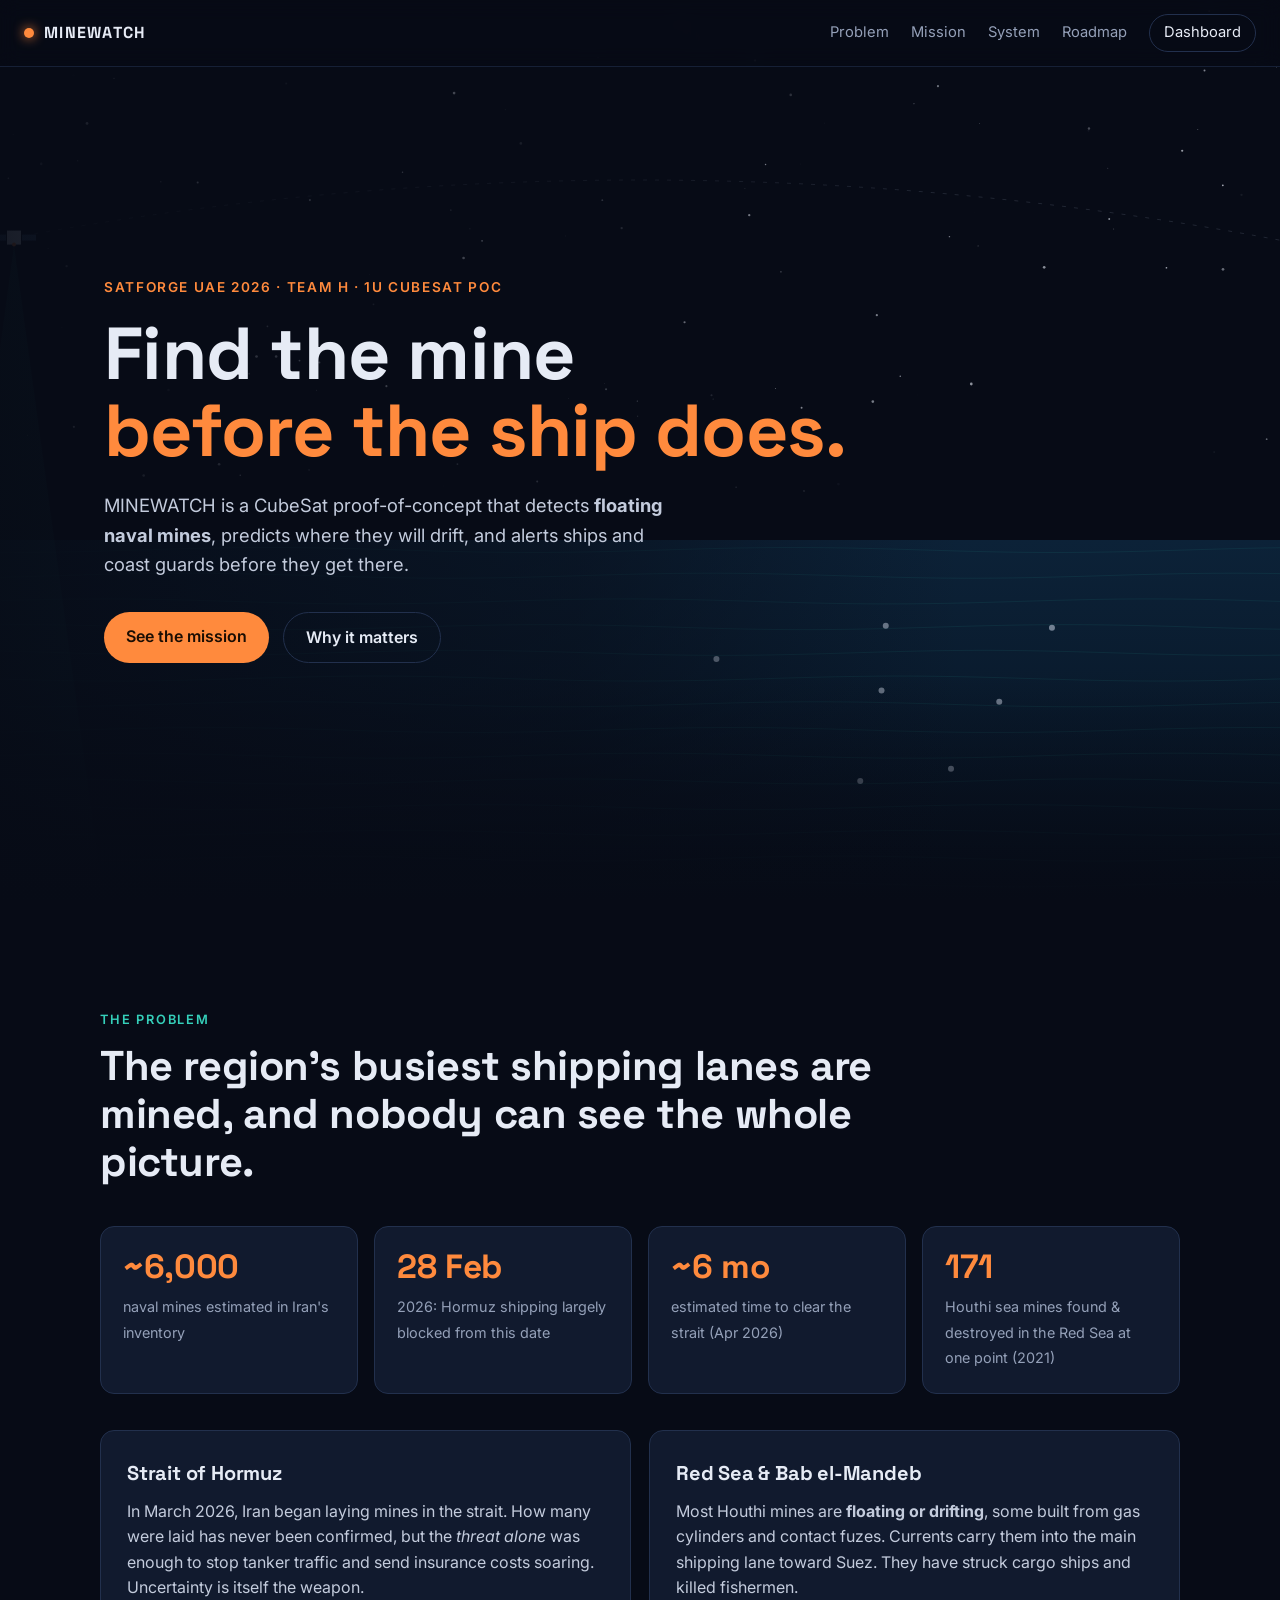
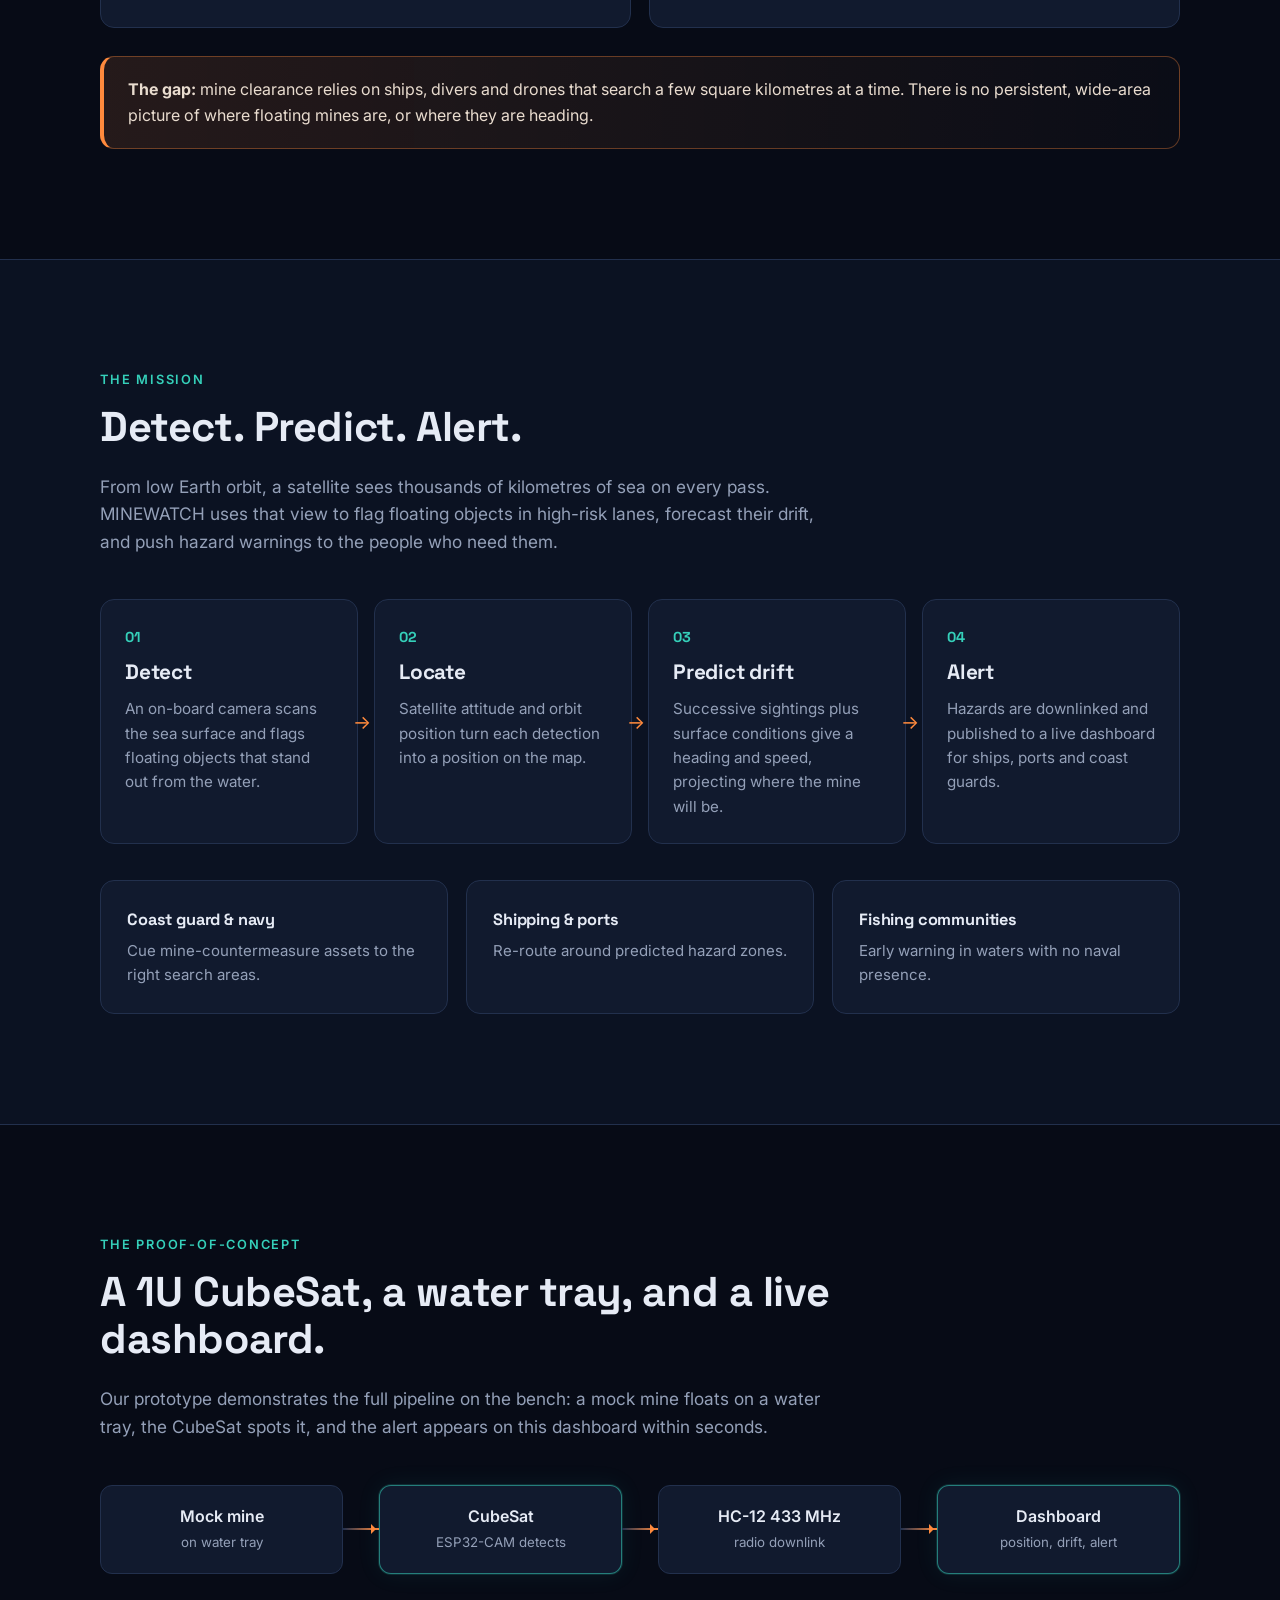
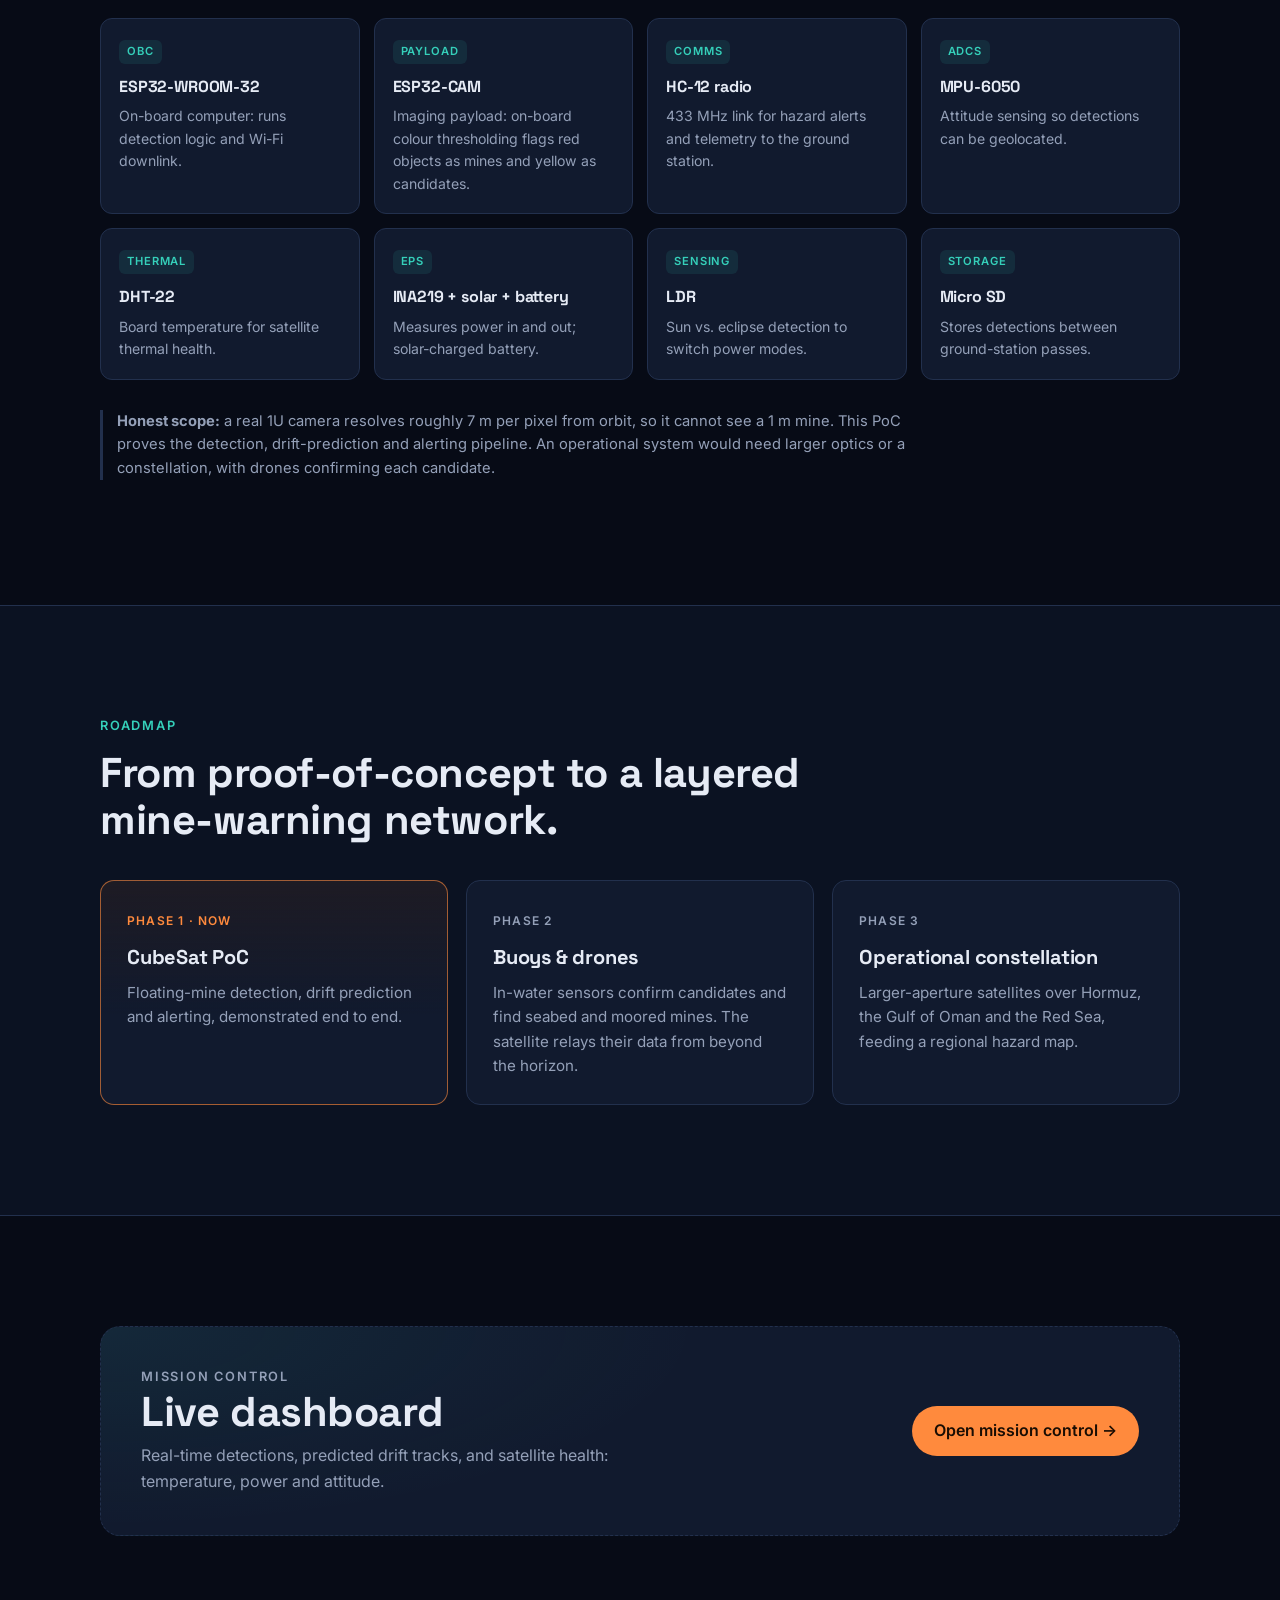
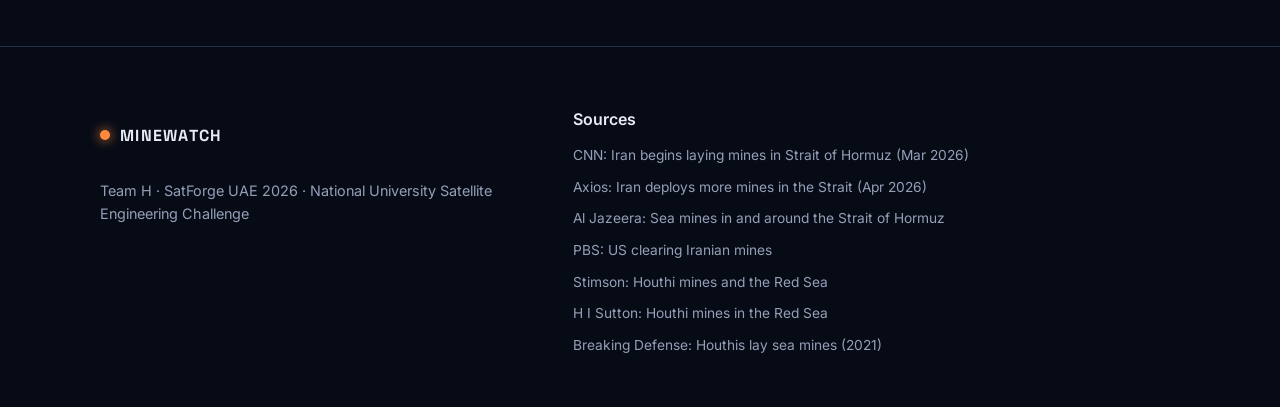
<file: index.html>
<!doctype html>
<html lang="en">
<head>
  <meta charset="utf-8">
  <meta name="viewport" content="width=device-width, initial-scale=1">
  <title>MINEWATCH · Team H · SatForge 2026</title>
  <meta name="description" content="A 1U CubeSat proof-of-concept for wide-area detection, drift prediction and alerting of floating naval mines in the Gulf and Red Sea.">
  <link rel="preconnect" href="https://fonts.googleapis.com">
  <link rel="preconnect" href="https://fonts.gstatic.com" crossorigin>
  <link href="https://fonts.googleapis.com/css2?family=Space+Grotesk:wght@500;600;700&family=Inter:wght@400;500;600&display=swap" rel="stylesheet">
  <link rel="stylesheet" href="styles.css">
</head>
<body>
  <header class="nav">
    <a class="brand" href="#top"><span class="brand-dot"></span>MINEWATCH</a>
    <nav>
      <a href="#problem">Problem</a>
      <a href="#mission">Mission</a>
      <a href="#system">System</a>
      <a href="#roadmap">Roadmap</a>
      <a class="nav-cta" href="dashboard.html">Dashboard</a>
    </nav>
  </header>

  <main id="top">
    <!-- HERO -->
    <section class="hero">
      <canvas id="hero-canvas" aria-hidden="true"></canvas>
      <div class="hero-content">
        <p class="eyebrow">SatForge UAE 2026 · Team H · 1U CubeSat PoC</p>
        <h1>Find the mine<br><span class="accent">before the ship does.</span></h1>
        <p class="lede">
          MINEWATCH is a CubeSat proof-of-concept that detects <strong>floating naval mines</strong>,
          predicts where they will drift, and alerts ships and coast guards before they get there.
        </p>
        <div class="hero-actions">
          <a class="btn primary" href="#mission">See the mission</a>
          <a class="btn ghost" href="#problem">Why it matters</a>
        </div>
      </div>
    </section>

    <!-- PROBLEM -->
    <section id="problem" class="section">
      <div class="container">
        <p class="kicker">The problem</p>
        <h2>The region's busiest shipping lanes are mined, and nobody can see the whole picture.</h2>

        <div class="stats">
          <div class="stat">
            <span class="stat-num" data-count="6000">~6,000</span>
            <span class="stat-label">naval mines estimated in Iran's inventory</span>
          </div>
          <div class="stat">
            <span class="stat-num">28 Feb</span>
            <span class="stat-label">2026: Hormuz shipping largely blocked from this date</span>
          </div>
          <div class="stat">
            <span class="stat-num">~6 mo</span>
            <span class="stat-label">estimated time to clear the strait (Apr 2026)</span>
          </div>
          <div class="stat">
            <span class="stat-num" data-count="171">171</span>
            <span class="stat-label">Houthi sea mines found &amp; destroyed in the Red Sea at one point (2021)</span>
          </div>
        </div>

        <div class="cards two">
          <article class="card">
            <h3>Strait of Hormuz</h3>
            <p>
              In March 2026, Iran began laying mines in the strait. How many were laid has never been
              confirmed, but the <em>threat alone</em> was enough to stop tanker traffic and send
              insurance costs soaring. Uncertainty is itself the weapon.
            </p>
          </article>
          <article class="card">
            <h3>Red Sea &amp; Bab el-Mandeb</h3>
            <p>
              Most Houthi mines are <strong>floating or drifting</strong>, some built from gas cylinders
              and contact fuzes. Currents carry them into the main shipping lane toward Suez. They have
              struck cargo ships and killed fishermen.
            </p>
          </article>
        </div>

        <div class="callout">
          <strong>The gap:</strong> mine clearance relies on ships, divers and drones that search a few
          square kilometres at a time. There is no persistent, wide-area picture of where floating
          mines are, or where they are heading.
        </div>
      </div>
    </section>

    <!-- MISSION -->
    <section id="mission" class="section alt">
      <div class="container">
        <p class="kicker">The mission</p>
        <h2>Detect. Predict. Alert.</h2>
        <p class="section-lede">
          From low Earth orbit, a satellite sees thousands of kilometres of sea on every pass. MINEWATCH
          uses that view to flag floating objects in high-risk lanes, forecast their drift, and push
          hazard warnings to the people who need them.
        </p>

        <ol class="pipeline">
          <li>
            <span class="step-num">01</span>
            <h3>Detect</h3>
            <p>An on-board camera scans the sea surface and flags floating objects that stand out from the water.</p>
          </li>
          <li>
            <span class="step-num">02</span>
            <h3>Locate</h3>
            <p>Satellite attitude and orbit position turn each detection into a position on the map.</p>
          </li>
          <li>
            <span class="step-num">03</span>
            <h3>Predict drift</h3>
            <p>Successive sightings plus surface conditions give a heading and speed, projecting where the mine will be.</p>
          </li>
          <li>
            <span class="step-num">04</span>
            <h3>Alert</h3>
            <p>Hazards are downlinked and published to a live dashboard for ships, ports and coast guards.</p>
          </li>
        </ol>

        <div class="cards three users">
          <div class="card mini"><h4>Coast guard &amp; navy</h4><p>Cue mine-countermeasure assets to the right search areas.</p></div>
          <div class="card mini"><h4>Shipping &amp; ports</h4><p>Re-route around predicted hazard zones.</p></div>
          <div class="card mini"><h4>Fishing communities</h4><p>Early warning in waters with no naval presence.</p></div>
        </div>
      </div>
    </section>

    <!-- SYSTEM / PoC -->
    <section id="system" class="section">
      <div class="container">
        <p class="kicker">The proof-of-concept</p>
        <h2>A 1U CubeSat, a water tray, and a live dashboard.</h2>
        <p class="section-lede">
          Our prototype demonstrates the full pipeline on the bench: a mock mine floats on a water tray,
          the CubeSat spots it, and the alert appears on this dashboard within seconds.
        </p>

        <div class="flow" aria-label="Demo data flow">
          <div class="flow-node">Mock mine<br><small>on water tray</small></div>
          <div class="flow-arrow"></div>
          <div class="flow-node hl">CubeSat<br><small>ESP32-CAM detects</small></div>
          <div class="flow-arrow"></div>
          <div class="flow-node">HC-12 433 MHz<br><small>radio downlink</small></div>
          <div class="flow-arrow"></div>
          <div class="flow-node hl">Dashboard<br><small>position, drift, alert</small></div>
        </div>

        <div class="components">
          <div class="comp"><span class="tag">OBC</span><h4>ESP32-WROOM-32</h4><p>On-board computer: runs detection logic and Wi-Fi downlink.</p></div>
          <div class="comp"><span class="tag">Payload</span><h4>ESP32-CAM</h4><p>Imaging payload: on-board colour thresholding flags red objects as mines and yellow as candidates.</p></div>
          <div class="comp"><span class="tag">Comms</span><h4>HC-12 radio</h4><p>433 MHz link for hazard alerts and telemetry to the ground station.</p></div>
          <div class="comp"><span class="tag">ADCS</span><h4>MPU-6050</h4><p>Attitude sensing so detections can be geolocated.</p></div>
          <div class="comp"><span class="tag">Thermal</span><h4>DHT-22</h4><p>Board temperature for satellite thermal health.</p></div>
          <div class="comp"><span class="tag">EPS</span><h4>INA219 + solar + battery</h4><p>Measures power in and out; solar-charged battery.</p></div>
          <div class="comp"><span class="tag">Sensing</span><h4>LDR</h4><p>Sun vs. eclipse detection to switch power modes.</p></div>
          <div class="comp"><span class="tag">Storage</span><h4>Micro SD</h4><p>Stores detections between ground-station passes.</p></div>
        </div>

        <p class="note">
          <strong>Honest scope:</strong> a real 1U camera resolves roughly 7 m per pixel from orbit, so it cannot
          see a 1 m mine. This PoC proves the detection, drift-prediction and alerting pipeline. An operational
          system would need larger optics or a constellation, with drones confirming each candidate.
        </p>
      </div>
    </section>

    <!-- ROADMAP -->
    <section id="roadmap" class="section alt">
      <div class="container">
        <p class="kicker">Roadmap</p>
        <h2>From proof-of-concept to a layered mine-warning network.</h2>
        <div class="timeline">
          <div class="phase now">
            <span class="phase-tag">Phase 1 · Now</span>
            <h3>CubeSat PoC</h3>
            <p>Floating-mine detection, drift prediction and alerting, demonstrated end to end.</p>
          </div>
          <div class="phase">
            <span class="phase-tag">Phase 2</span>
            <h3>Buoys &amp; drones</h3>
            <p>In-water sensors confirm candidates and find seabed and moored mines. The satellite relays their data from beyond the horizon.</p>
          </div>
          <div class="phase">
            <span class="phase-tag">Phase 3</span>
            <h3>Operational constellation</h3>
            <p>Larger-aperture satellites over Hormuz, the Gulf of Oman and the Red Sea, feeding a regional hazard map.</p>
          </div>
        </div>
      </div>
    </section>

    <!-- DASHBOARD PLACEHOLDER -->
    <section id="dashboard" class="section">
      <div class="container">
        <div class="dash-teaser">
          <div>
            <p class="kicker">Mission control</p>
            <h2>Live dashboard</h2>
            <p>Real-time detections, predicted drift tracks, and satellite health: temperature, power and attitude.</p>
          </div>
          <a class="btn primary" href="dashboard.html">Open mission control →</a>
        </div>
      </div>
    </section>
  </main>

  <footer class="footer">
    <div class="container">
      <div class="foot-grid">
        <div>
          <p class="brand"><span class="brand-dot"></span>MINEWATCH</p>
          <p class="muted">Team H · SatForge UAE 2026 · National University Satellite Engineering Challenge</p>
        </div>
        <div>
          <p class="foot-h">Sources</p>
          <ul class="sources">
            <li><a href="https://www.cnn.com/2026/03/10/politics/iran-begins-laying-mines-in-strait-of-hormuz" target="_blank" rel="noopener">CNN: Iran begins laying mines in Strait of Hormuz (Mar 2026)</a></li>
            <li><a href="https://www.axios.com/2026/04/23/iran-strait-hormuz-mines-trump" target="_blank" rel="noopener">Axios: Iran deploys more mines in the Strait (Apr 2026)</a></li>
            <li><a href="https://www.aljazeera.com/economy/2026/4/13/what-do-we-know-about-sea-mines-in-and-around-the-strait-of-hormuz" target="_blank" rel="noopener">Al Jazeera: Sea mines in and around the Strait of Hormuz</a></li>
            <li><a href="https://www.pbs.org/newshour/world/u-s-says-its-clearing-iranian-mines-in-latest-push-to-open-the-strait-of-hormuz" target="_blank" rel="noopener">PBS: US clearing Iranian mines</a></li>
            <li><a href="https://www.stimson.org/2024/if-the-gaza-war-continues-will-the-houthis-mine-the-gateways-to-the-red-sea/" target="_blank" rel="noopener">Stimson: Houthi mines and the Red Sea</a></li>
            <li><a href="https://www.hisutton.com/Houthi_mines_in_Red_Sea.html" target="_blank" rel="noopener">H I Sutton: Houthi mines in the Red Sea</a></li>
            <li><a href="https://breakingdefense.com/2021/06/houthis-lay-sea-mines-in-red-sea-coalition-boasts-few-minesweepers/" target="_blank" rel="noopener">Breaking Defense: Houthis lay sea mines (2021)</a></li>
          </ul>
        </div>
      </div>
    </div>
  </footer>

  <script src="main.js"></script>
</body>
</html>
</file>
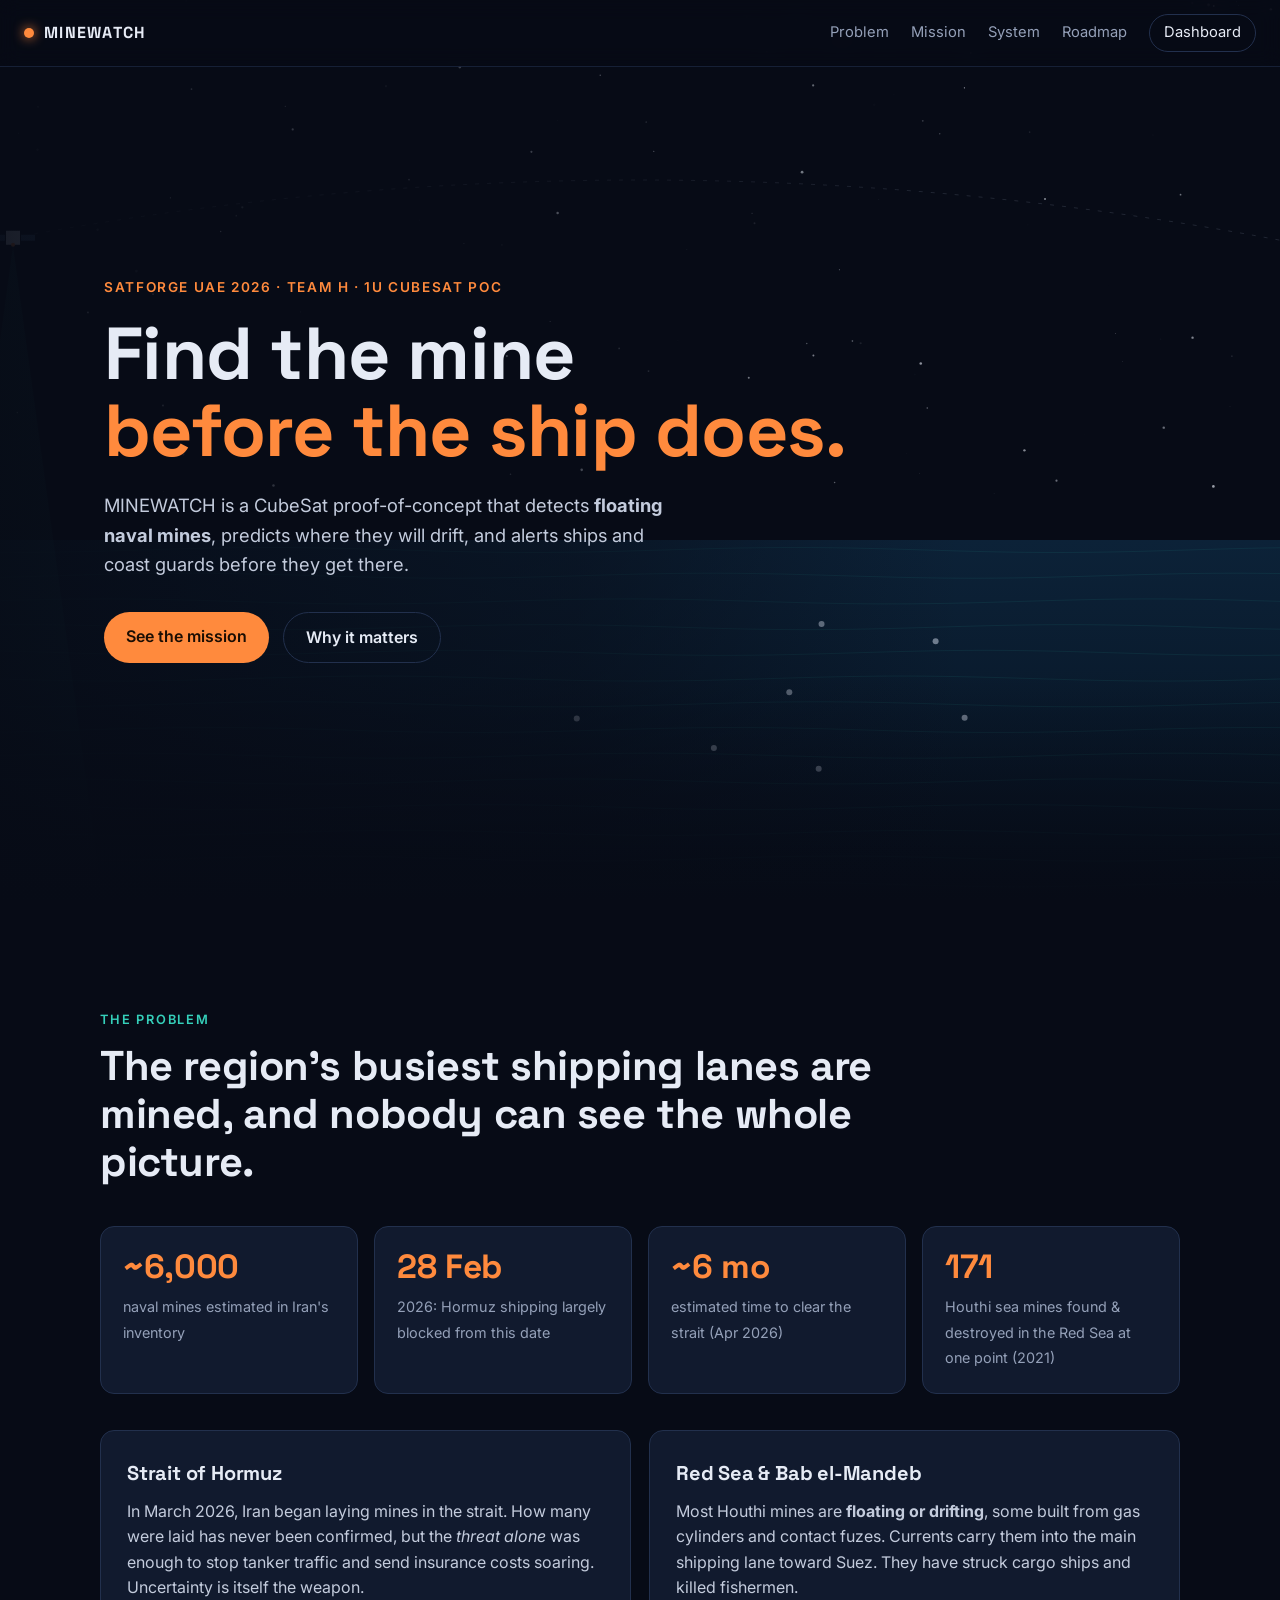
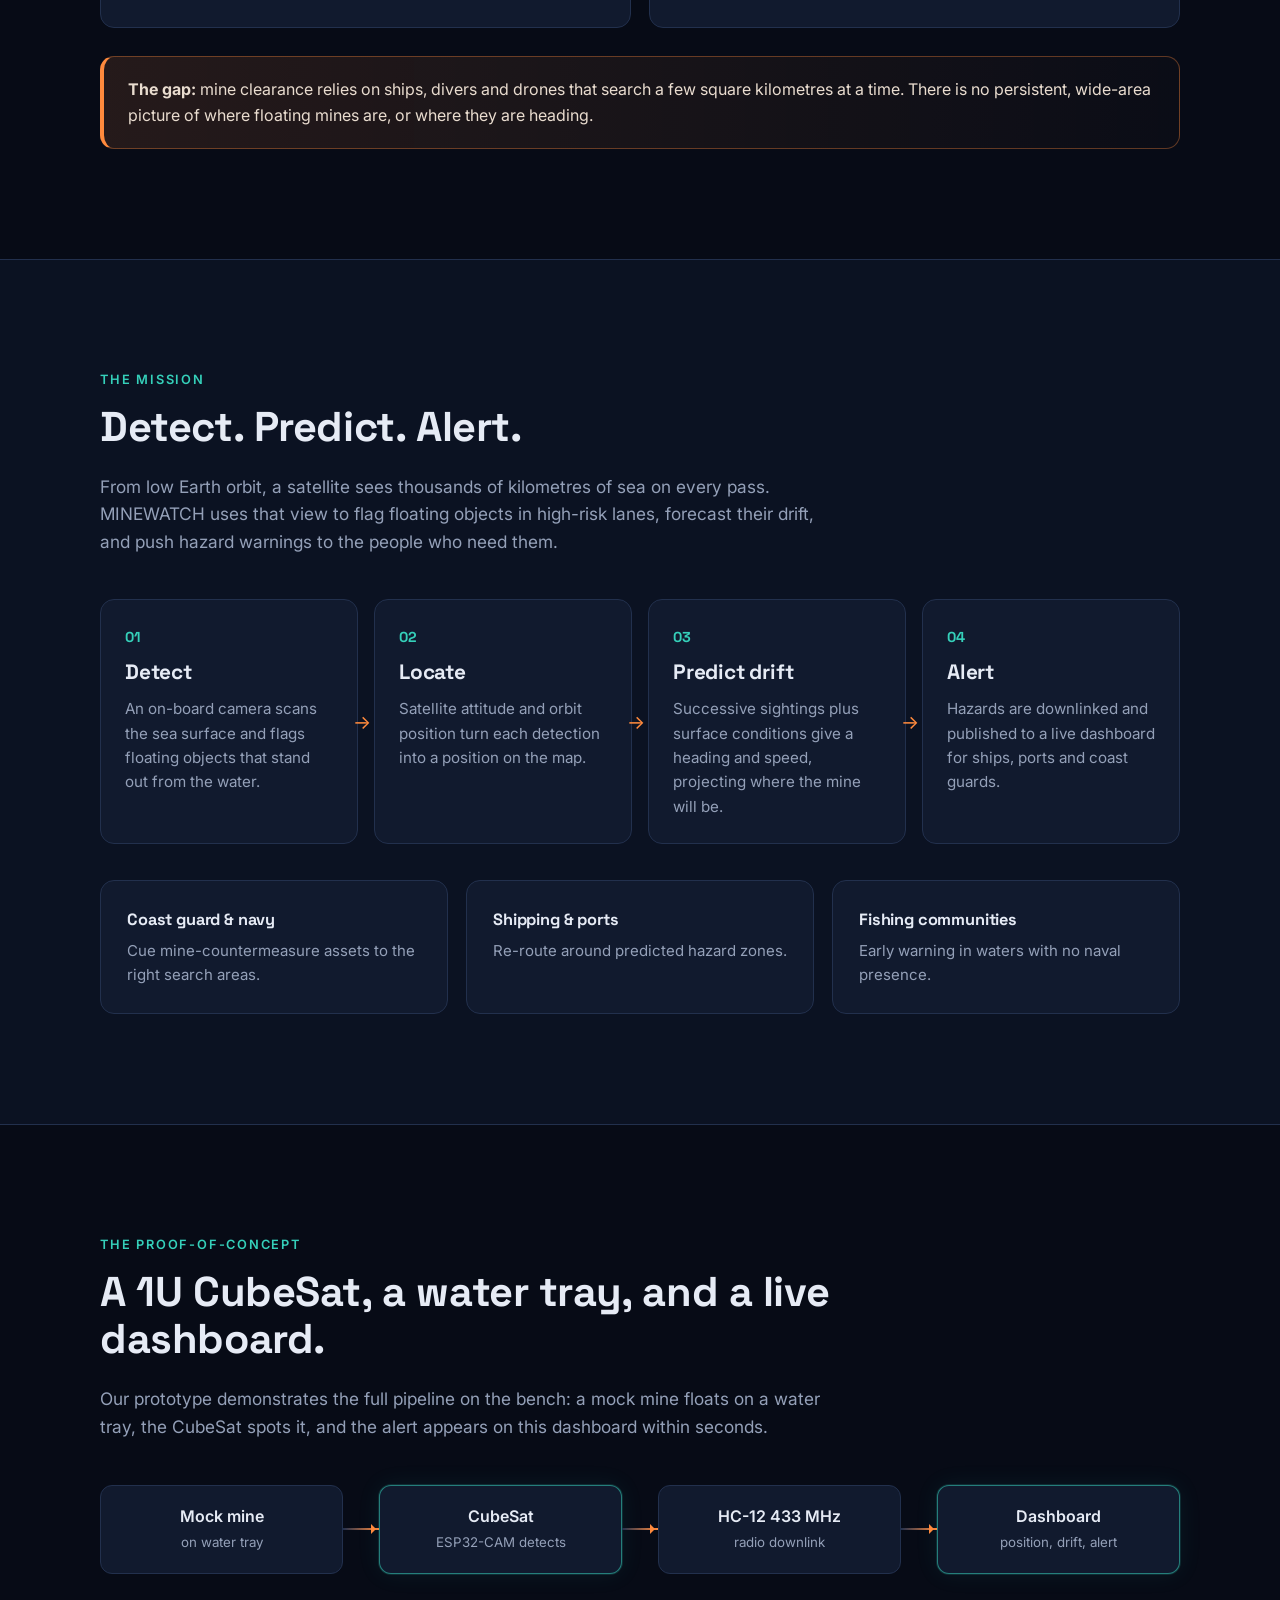
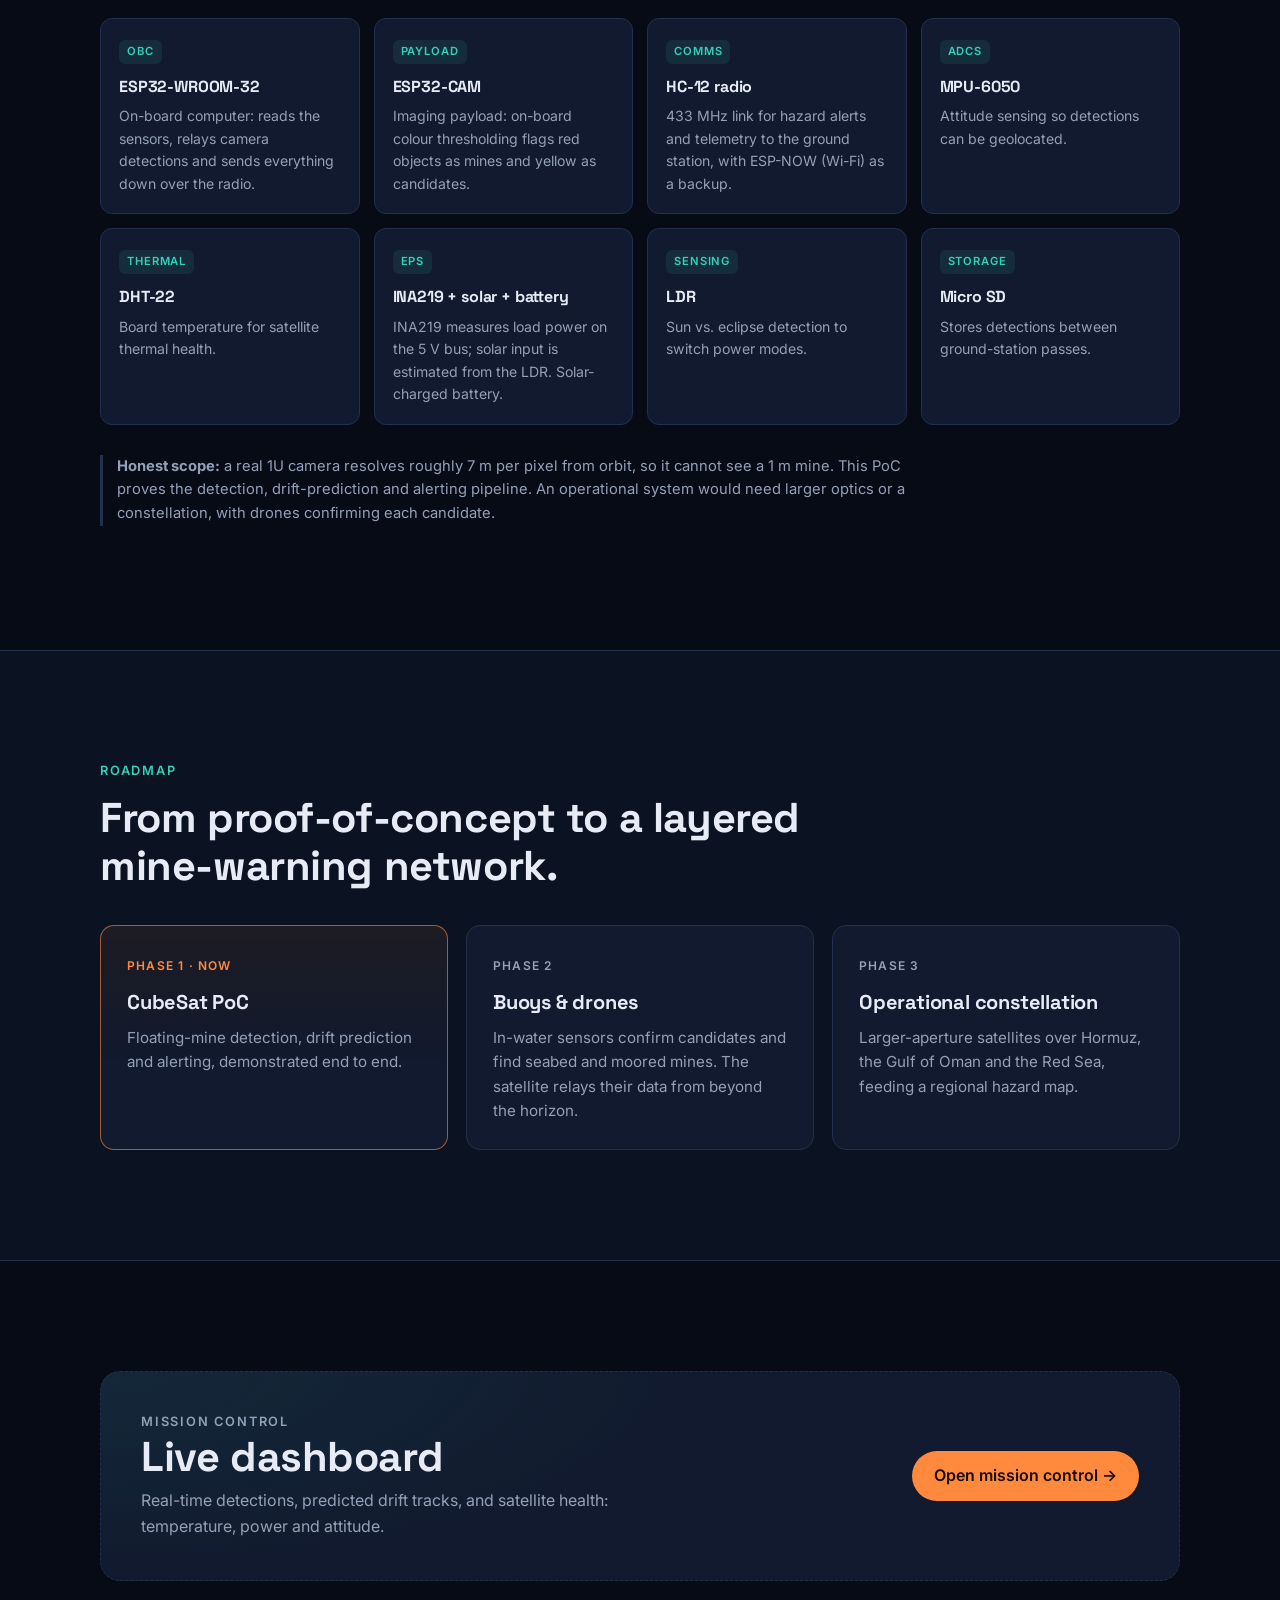
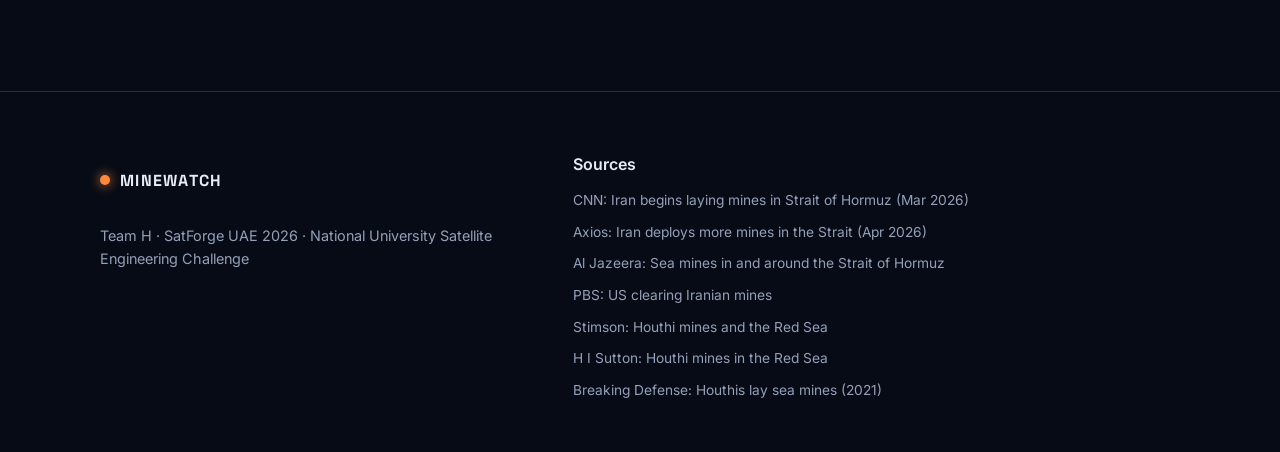
<file: dashboard/index.html>
<!doctype html>
<html lang="en">
<head>
  <meta charset="utf-8">
  <meta name="viewport" content="width=device-width, initial-scale=1">
  <title>MINEWATCH · Team H · SatForge 2026</title>
  <meta name="description" content="A 1U CubeSat proof-of-concept for wide-area detection, drift prediction and alerting of floating naval mines in the Gulf and Red Sea.">
  <link rel="preconnect" href="https://fonts.googleapis.com">
  <link rel="preconnect" href="https://fonts.gstatic.com" crossorigin>
  <link href="https://fonts.googleapis.com/css2?family=Space+Grotesk:wght@500;600;700&family=Inter:wght@400;500;600&display=swap" rel="stylesheet">
  <link rel="stylesheet" href="styles.css">
</head>
<body>
  <header class="nav">
    <a class="brand" href="#top"><span class="brand-dot"></span>MINEWATCH</a>
    <nav>
      <a href="#problem">Problem</a>
      <a href="#mission">Mission</a>
      <a href="#system">System</a>
      <a href="#roadmap">Roadmap</a>
      <a class="nav-cta" href="dashboard.html">Dashboard</a>
    </nav>
  </header>

  <main id="top">
    <!-- HERO -->
    <section class="hero">
      <canvas id="hero-canvas" aria-hidden="true"></canvas>
      <div class="hero-content">
        <p class="eyebrow">SatForge UAE 2026 · Team H · 1U CubeSat PoC</p>
        <h1>Find the mine<br><span class="accent">before the ship does.</span></h1>
        <p class="lede">
          MINEWATCH is a CubeSat proof-of-concept that detects <strong>floating naval mines</strong>,
          predicts where they will drift, and alerts ships and coast guards before they get there.
        </p>
        <div class="hero-actions">
          <a class="btn primary" href="#mission">See the mission</a>
          <a class="btn ghost" href="#problem">Why it matters</a>
        </div>
      </div>
    </section>

    <!-- PROBLEM -->
    <section id="problem" class="section">
      <div class="container">
        <p class="kicker">The problem</p>
        <h2>The region's busiest shipping lanes are mined, and nobody can see the whole picture.</h2>

        <div class="stats">
          <div class="stat">
            <span class="stat-num" data-count="6000">~6,000</span>
            <span class="stat-label">naval mines estimated in Iran's inventory</span>
          </div>
          <div class="stat">
            <span class="stat-num">28 Feb</span>
            <span class="stat-label">2026: Hormuz shipping largely blocked from this date</span>
          </div>
          <div class="stat">
            <span class="stat-num">~6 mo</span>
            <span class="stat-label">estimated time to clear the strait (Apr 2026)</span>
          </div>
          <div class="stat">
            <span class="stat-num" data-count="171">171</span>
            <span class="stat-label">Houthi sea mines found &amp; destroyed in the Red Sea at one point (2021)</span>
          </div>
        </div>

        <div class="cards two">
          <article class="card">
            <h3>Strait of Hormuz</h3>
            <p>
              In March 2026, Iran began laying mines in the strait. How many were laid has never been
              confirmed, but the <em>threat alone</em> was enough to stop tanker traffic and send
              insurance costs soaring. Uncertainty is itself the weapon.
            </p>
          </article>
          <article class="card">
            <h3>Red Sea &amp; Bab el-Mandeb</h3>
            <p>
              Most Houthi mines are <strong>floating or drifting</strong>, some built from gas cylinders
              and contact fuzes. Currents carry them into the main shipping lane toward Suez. They have
              struck cargo ships and killed fishermen.
            </p>
          </article>
        </div>

        <div class="callout">
          <strong>The gap:</strong> mine clearance relies on ships, divers and drones that search a few
          square kilometres at a time. There is no persistent, wide-area picture of where floating
          mines are, or where they are heading.
        </div>
      </div>
    </section>

    <!-- MISSION -->
    <section id="mission" class="section alt">
      <div class="container">
        <p class="kicker">The mission</p>
        <h2>Detect. Predict. Alert.</h2>
        <p class="section-lede">
          From low Earth orbit, a satellite sees thousands of kilometres of sea on every pass. MINEWATCH
          uses that view to flag floating objects in high-risk lanes, forecast their drift, and push
          hazard warnings to the people who need them.
        </p>

        <ol class="pipeline">
          <li>
            <span class="step-num">01</span>
            <h3>Detect</h3>
            <p>An on-board camera scans the sea surface and flags floating objects that stand out from the water.</p>
          </li>
          <li>
            <span class="step-num">02</span>
            <h3>Locate</h3>
            <p>Satellite attitude and orbit position turn each detection into a position on the map.</p>
          </li>
          <li>
            <span class="step-num">03</span>
            <h3>Predict drift</h3>
            <p>Successive sightings plus surface conditions give a heading and speed, projecting where the mine will be.</p>
          </li>
          <li>
            <span class="step-num">04</span>
            <h3>Alert</h3>
            <p>Hazards are downlinked and published to a live dashboard for ships, ports and coast guards.</p>
          </li>
        </ol>

        <div class="cards three users">
          <div class="card mini"><h4>Coast guard &amp; navy</h4><p>Cue mine-countermeasure assets to the right search areas.</p></div>
          <div class="card mini"><h4>Shipping &amp; ports</h4><p>Re-route around predicted hazard zones.</p></div>
          <div class="card mini"><h4>Fishing communities</h4><p>Early warning in waters with no naval presence.</p></div>
        </div>
      </div>
    </section>

    <!-- SYSTEM / PoC -->
    <section id="system" class="section">
      <div class="container">
        <p class="kicker">The proof-of-concept</p>
        <h2>A 1U CubeSat, a water tray, and a live dashboard.</h2>
        <p class="section-lede">
          Our prototype demonstrates the full pipeline on the bench: a mock mine floats on a water tray,
          the CubeSat spots it, and the alert appears on this dashboard within seconds.
        </p>

        <div class="flow" aria-label="Demo data flow">
          <div class="flow-node">Mock mine<br><small>on water tray</small></div>
          <div class="flow-arrow"></div>
          <div class="flow-node hl">CubeSat<br><small>ESP32-CAM detects</small></div>
          <div class="flow-arrow"></div>
          <div class="flow-node">HC-12 433 MHz<br><small>radio downlink</small></div>
          <div class="flow-arrow"></div>
          <div class="flow-node hl">Dashboard<br><small>position, drift, alert</small></div>
        </div>

        <div class="components">
          <div class="comp"><span class="tag">OBC</span><h4>ESP32-WROOM-32</h4><p>On-board computer: reads the sensors, relays camera detections and sends everything down over the radio.</p></div>
          <div class="comp"><span class="tag">Payload</span><h4>ESP32-CAM</h4><p>Imaging payload: on-board colour thresholding flags red objects as mines and yellow as candidates.</p></div>
          <div class="comp"><span class="tag">Comms</span><h4>HC-12 radio</h4><p>433 MHz link for hazard alerts and telemetry to the ground station, with ESP-NOW (Wi-Fi) as a backup.</p></div>
          <div class="comp"><span class="tag">ADCS</span><h4>MPU-6050</h4><p>Attitude sensing so detections can be geolocated.</p></div>
          <div class="comp"><span class="tag">Thermal</span><h4>DHT-22</h4><p>Board temperature for satellite thermal health.</p></div>
          <div class="comp"><span class="tag">EPS</span><h4>INA219 + solar + battery</h4><p>INA219 measures load power on the 5 V bus; solar input is estimated from the LDR. Solar-charged battery.</p></div>
          <div class="comp"><span class="tag">Sensing</span><h4>LDR</h4><p>Sun vs. eclipse detection to switch power modes.</p></div>
          <div class="comp"><span class="tag">Storage</span><h4>Micro SD</h4><p>Stores detections between ground-station passes.</p></div>
        </div>

        <p class="note">
          <strong>Honest scope:</strong> a real 1U camera resolves roughly 7 m per pixel from orbit, so it cannot
          see a 1 m mine. This PoC proves the detection, drift-prediction and alerting pipeline. An operational
          system would need larger optics or a constellation, with drones confirming each candidate.
        </p>
      </div>
    </section>

    <!-- ROADMAP -->
    <section id="roadmap" class="section alt">
      <div class="container">
        <p class="kicker">Roadmap</p>
        <h2>From proof-of-concept to a layered mine-warning network.</h2>
        <div class="timeline">
          <div class="phase now">
            <span class="phase-tag">Phase 1 · Now</span>
            <h3>CubeSat PoC</h3>
            <p>Floating-mine detection, drift prediction and alerting, demonstrated end to end.</p>
          </div>
          <div class="phase">
            <span class="phase-tag">Phase 2</span>
            <h3>Buoys &amp; drones</h3>
            <p>In-water sensors confirm candidates and find seabed and moored mines. The satellite relays their data from beyond the horizon.</p>
          </div>
          <div class="phase">
            <span class="phase-tag">Phase 3</span>
            <h3>Operational constellation</h3>
            <p>Larger-aperture satellites over Hormuz, the Gulf of Oman and the Red Sea, feeding a regional hazard map.</p>
          </div>
        </div>
      </div>
    </section>

    <!-- DASHBOARD PLACEHOLDER -->
    <section id="dashboard" class="section">
      <div class="container">
        <div class="dash-teaser">
          <div>
            <p class="kicker">Mission control</p>
            <h2>Live dashboard</h2>
            <p>Real-time detections, predicted drift tracks, and satellite health: temperature, power and attitude.</p>
          </div>
          <a class="btn primary" href="dashboard.html">Open mission control →</a>
        </div>
      </div>
    </section>
  </main>

  <footer class="footer">
    <div class="container">
      <div class="foot-grid">
        <div>
          <p class="brand"><span class="brand-dot"></span>MINEWATCH</p>
          <p class="muted">Team H · SatForge UAE 2026 · National University Satellite Engineering Challenge</p>
        </div>
        <div>
          <p class="foot-h">Sources</p>
          <ul class="sources">
            <li><a href="https://www.cnn.com/2026/03/10/politics/iran-begins-laying-mines-in-strait-of-hormuz" target="_blank" rel="noopener">CNN: Iran begins laying mines in Strait of Hormuz (Mar 2026)</a></li>
            <li><a href="https://www.axios.com/2026/04/23/iran-strait-hormuz-mines-trump" target="_blank" rel="noopener">Axios: Iran deploys more mines in the Strait (Apr 2026)</a></li>
            <li><a href="https://www.aljazeera.com/economy/2026/4/13/what-do-we-know-about-sea-mines-in-and-around-the-strait-of-hormuz" target="_blank" rel="noopener">Al Jazeera: Sea mines in and around the Strait of Hormuz</a></li>
            <li><a href="https://www.pbs.org/newshour/world/u-s-says-its-clearing-iranian-mines-in-latest-push-to-open-the-strait-of-hormuz" target="_blank" rel="noopener">PBS: US clearing Iranian mines</a></li>
            <li><a href="https://www.stimson.org/2024/if-the-gaza-war-continues-will-the-houthis-mine-the-gateways-to-the-red-sea/" target="_blank" rel="noopener">Stimson: Houthi mines and the Red Sea</a></li>
            <li><a href="https://www.hisutton.com/Houthi_mines_in_Red_Sea.html" target="_blank" rel="noopener">H I Sutton: Houthi mines in the Red Sea</a></li>
            <li><a href="https://breakingdefense.com/2021/06/houthis-lay-sea-mines-in-red-sea-coalition-boasts-few-minesweepers/" target="_blank" rel="noopener">Breaking Defense: Houthis lay sea mines (2021)</a></li>
          </ul>
        </div>
      </div>
    </div>
  </footer>

  <script src="main.js"></script>
</body>
</html>
</file>
<file: styles.css>
:root {
  --bg: #070b16;
  --bg-alt: #0b1222;
  --panel: #111a2e;
  --panel-2: #16223b;
  --line: #22304d;
  --text: #e6ebf5;
  --muted: #94a0b8;
  --accent: #ff8a3d;      /* hazard orange */
  --accent-2: #35d0ba;    /* sea teal */
  --danger: #ff5a5f;
  --radius: 14px;
  --maxw: 1120px;
}

* { box-sizing: border-box; }
html { scroll-behavior: smooth; }
body {
  margin: 0;
  background: var(--bg);
  color: var(--text);
  font-family: "Inter", system-ui, -apple-system, Segoe UI, sans-serif;
  line-height: 1.6;
  -webkit-font-smoothing: antialiased;
}
h1, h2, h3, h4, .brand, .stat-num, .step-num {
  font-family: "Space Grotesk", "Inter", sans-serif;
  letter-spacing: -0.01em;
}
a { color: inherit; }
.container { max-width: var(--maxw); margin: 0 auto; padding: 0 20px; }

/* NAV */
.nav {
  position: fixed; inset: 0 0 auto 0; z-index: 10;
  display: flex; align-items: center; justify-content: space-between;
  padding: 14px 24px;
  background: rgba(7, 11, 22, 0.72);
  backdrop-filter: blur(10px);
  border-bottom: 1px solid rgba(34, 48, 77, 0.6);
}
.brand { display: inline-flex; align-items: center; gap: 10px; font-weight: 700; text-decoration: none; letter-spacing: 0.08em; }
.brand-dot { width: 10px; height: 10px; border-radius: 50%; background: var(--accent); box-shadow: 0 0 12px var(--accent); }
.nav nav { display: flex; gap: 22px; align-items: center; }
.nav nav a { text-decoration: none; color: var(--muted); font-size: 0.92rem; transition: color .2s; }
.nav nav a:hover { color: var(--text); }
.nav-cta { color: var(--text) !important; border: 1px solid var(--line); padding: 6px 14px; border-radius: 999px; }

/* HERO */
.hero { position: relative; min-height: 100vh; display: flex; align-items: center; overflow: hidden; }
#hero-canvas { position: absolute; inset: 0; width: 100%; height: 100%; }
.hero::after {
  content: ""; position: absolute; inset: 0; pointer-events: none;
  background: linear-gradient(90deg, rgba(7,11,22,.92) 0%, rgba(7,11,22,.55) 45%, rgba(7,11,22,0) 75%),
              linear-gradient(0deg, var(--bg) 0%, rgba(7,11,22,0) 25%);
}
.hero-content { position: relative; z-index: 2; max-width: var(--maxw); margin: 0 auto; padding: 120px 24px 80px; width: 100%; }
.eyebrow { color: var(--accent); font-weight: 600; font-size: 0.85rem; letter-spacing: 0.12em; text-transform: uppercase; margin: 0 0 18px; }
.hero h1 { font-size: clamp(2.6rem, 6vw, 4.6rem); line-height: 1.04; margin: 0 0 22px; }
.accent { color: var(--accent); }
.lede { font-size: 1.15rem; color: #c3cbdc; max-width: 560px; margin: 0 0 32px; }
.hero-actions { display: flex; gap: 14px; flex-wrap: wrap; }
.btn { display: inline-block; padding: 12px 22px; border-radius: 999px; font-weight: 600; text-decoration: none; transition: transform .15s, background .2s; }
.btn:hover { transform: translateY(-1px); }
.btn.primary { background: var(--accent); color: #1a0d03; }
.btn.ghost { border: 1px solid var(--line); color: var(--text); }
.btn.ghost:hover { background: var(--panel); }

/* SECTIONS */
.section { padding: 110px 0; }
.section.alt { background: var(--bg-alt); border-top: 1px solid var(--line); border-bottom: 1px solid var(--line); }
.kicker { color: var(--accent-2); font-weight: 600; font-size: 0.8rem; letter-spacing: 0.14em; text-transform: uppercase; margin: 0 0 12px; }
h2 { font-size: clamp(1.8rem, 3.6vw, 2.6rem); line-height: 1.15; margin: 0 0 22px; max-width: 820px; }
.section-lede { color: var(--muted); font-size: 1.08rem; max-width: 720px; margin: 0 0 44px; }

/* STATS */
.stats { display: grid; grid-template-columns: repeat(4, 1fr); gap: 16px; margin: 40px 0 36px; }
.stat { background: var(--panel); border: 1px solid var(--line); border-radius: var(--radius); padding: 22px; }
.stat-num { display: block; font-size: 2.1rem; font-weight: 700; color: var(--accent); line-height: 1.1; margin-bottom: 8px; }
.stat-label { color: var(--muted); font-size: 0.9rem; }

/* CARDS */
.cards { display: grid; gap: 18px; }
.cards.two { grid-template-columns: repeat(2, 1fr); }
.cards.three { grid-template-columns: repeat(3, 1fr); }
.card { background: var(--panel); border: 1px solid var(--line); border-radius: var(--radius); padding: 26px; }
.card h3 { margin: 0 0 10px; font-size: 1.25rem; }
.card p { margin: 0; color: #c3cbdc; }
.card.mini h4 { margin: 0 0 6px; font-size: 1.02rem; }
.card.mini p { color: var(--muted); font-size: 0.94rem; }
.users { margin-top: 36px; }

.callout {
  margin-top: 28px; padding: 20px 24px; border-radius: var(--radius);
  background: linear-gradient(90deg, rgba(255,138,61,.12), rgba(255,138,61,.02));
  border: 1px solid rgba(255,138,61,.35); border-left: 4px solid var(--accent);
  color: #e9dccf;
}

/* PIPELINE */
.pipeline { list-style: none; padding: 0; margin: 0; display: grid; grid-template-columns: repeat(4, 1fr); gap: 16px; counter-reset: none; }
.pipeline li { position: relative; background: var(--panel); border: 1px solid var(--line); border-radius: var(--radius); padding: 24px; }
.pipeline li:not(:last-child)::after {
  content: "→"; position: absolute; right: -14px; top: 50%; transform: translateY(-50%);
  color: var(--accent); font-size: 1.2rem; z-index: 1;
}
.step-num { color: var(--accent-2); font-weight: 700; font-size: 0.9rem; }
.pipeline h3 { margin: 6px 0 8px; font-size: 1.3rem; }
.pipeline p { margin: 0; color: var(--muted); font-size: 0.95rem; }

/* FLOW */
.flow { display: flex; align-items: center; gap: 0; margin: 0 0 44px; flex-wrap: wrap; }
.flow-node {
  flex: 1 1 0; min-width: 150px; text-align: center; padding: 18px 12px;
  background: var(--panel); border: 1px solid var(--line); border-radius: 12px; font-weight: 600;
}
.flow-node small { color: var(--muted); font-weight: 400; }
.flow-node.hl { border-color: rgba(53,208,186,.55); box-shadow: 0 0 0 1px rgba(53,208,186,.15), 0 0 24px rgba(53,208,186,.08); }
.flow-arrow { width: 36px; height: 2px; background: linear-gradient(90deg, var(--line), var(--accent)); position: relative; flex: 0 0 36px; }
.flow-arrow::after { content: ""; position: absolute; right: -2px; top: -4px; border: 5px solid transparent; border-left-color: var(--accent); }

/* COMPONENTS */
.components { display: grid; grid-template-columns: repeat(4, 1fr); gap: 14px; }
.comp { background: var(--panel); border: 1px solid var(--line); border-radius: 12px; padding: 18px; }
.comp h4 { margin: 10px 0 6px; font-size: 1rem; }
.comp p { margin: 0; color: var(--muted); font-size: 0.88rem; }
.tag { display: inline-block; font-size: 0.7rem; font-weight: 600; letter-spacing: 0.08em; text-transform: uppercase; color: var(--accent-2); background: rgba(53,208,186,.1); padding: 3px 8px; border-radius: 6px; }
.note { margin-top: 30px; color: var(--muted); font-size: 0.92rem; max-width: 820px; border-left: 3px solid var(--line); padding-left: 14px; }

/* TIMELINE */
.timeline { display: grid; grid-template-columns: repeat(3, 1fr); gap: 18px; margin-top: 36px; }
.phase { position: relative; background: var(--panel); border: 1px solid var(--line); border-radius: var(--radius); padding: 26px; }
.phase.now { border-color: rgba(255,138,61,.6); background: linear-gradient(180deg, rgba(255,138,61,.08), var(--panel) 60%); }
.phase-tag { font-size: 0.75rem; font-weight: 600; letter-spacing: 0.1em; text-transform: uppercase; color: var(--muted); }
.phase.now .phase-tag { color: var(--accent); }
.phase h3 { margin: 8px 0 8px; font-size: 1.25rem; }
.phase p { margin: 0; color: var(--muted); font-size: 0.95rem; }

/* DASH TEASER */
.dash-teaser {
  display: flex; align-items: center; justify-content: space-between; gap: 24px; flex-wrap: wrap;
  padding: 40px; border-radius: 20px; border: 1px dashed var(--line);
  background: radial-gradient(600px 200px at 0% 0%, rgba(53,208,186,.08), transparent), var(--panel);
}
.dash-teaser h2 { margin-bottom: 8px; }
.dash-teaser p { margin: 0; color: var(--muted); max-width: 560px; }
.soon { padding: 8px 16px; border-radius: 999px; background: rgba(255,138,61,.12); color: var(--accent); font-weight: 600; border: 1px solid rgba(255,138,61,.4); white-space: nowrap; }

/* FOOTER */
.footer { padding: 60px 0 50px; border-top: 1px solid var(--line); }
.foot-grid { display: grid; grid-template-columns: 1fr 1.4fr; gap: 40px; }
.muted { color: var(--muted); font-size: 0.9rem; }
.foot-h { font-weight: 600; margin: 0 0 10px; }
.sources { list-style: none; padding: 0; margin: 0; display: grid; gap: 6px; }
.sources a { color: var(--muted); font-size: 0.86rem; text-decoration: none; }
.sources a:hover { color: var(--accent-2); text-decoration: underline; }

/* REVEAL */
.reveal { opacity: 0; transform: translateY(18px); transition: opacity .7s ease, transform .7s ease; }
.reveal.in { opacity: 1; transform: none; }

/* RESPONSIVE */
@media (max-width: 900px) {
  .stats, .components { grid-template-columns: repeat(2, 1fr); }
  .pipeline { grid-template-columns: repeat(2, 1fr); }
  .pipeline li::after { display: none; }
  .timeline, .cards.three { grid-template-columns: 1fr; }
}
@media (max-width: 640px) {
  .nav nav a:not(.nav-cta) { display: none; }
  .cards.two, .stats, .components, .pipeline, .foot-grid { grid-template-columns: 1fr; }
  .section { padding: 80px 0; }
  .flow { flex-direction: column; }
  .flow-arrow { width: 2px; height: 26px; flex-basis: 26px; background: linear-gradient(180deg, var(--line), var(--accent)); }
  .flow-arrow::after { right: -4px; top: auto; bottom: -2px; border-left-color: transparent; border-top-color: var(--accent); }
  .flow-node { width: 100%; }
  .dash-teaser { padding: 28px; }
}
@media (prefers-reduced-motion: reduce) {
  html { scroll-behavior: auto; }
  .reveal { opacity: 1; transform: none; transition: none; }
}
</file>
<file: dashboard/styles.css>
:root {
  --bg: #070b16;
  --bg-alt: #0b1222;
  --panel: #111a2e;
  --panel-2: #16223b;
  --line: #22304d;
  --text: #e6ebf5;
  --muted: #94a0b8;
  --accent: #ff8a3d;      /* hazard orange */
  --accent-2: #35d0ba;    /* sea teal */
  --danger: #ff5a5f;
  --radius: 14px;
  --maxw: 1120px;
}

* { box-sizing: border-box; }
html { scroll-behavior: smooth; }
body {
  margin: 0;
  background: var(--bg);
  color: var(--text);
  font-family: "Inter", system-ui, -apple-system, Segoe UI, sans-serif;
  line-height: 1.6;
  -webkit-font-smoothing: antialiased;
}
h1, h2, h3, h4, .brand, .stat-num, .step-num {
  font-family: "Space Grotesk", "Inter", sans-serif;
  letter-spacing: -0.01em;
}
a { color: inherit; }
.container { max-width: var(--maxw); margin: 0 auto; padding: 0 20px; }

/* NAV */
.nav {
  position: fixed; inset: 0 0 auto 0; z-index: 10;
  display: flex; align-items: center; justify-content: space-between;
  padding: 14px 24px;
  background: rgba(7, 11, 22, 0.72);
  backdrop-filter: blur(10px);
  border-bottom: 1px solid rgba(34, 48, 77, 0.6);
}
.brand { display: inline-flex; align-items: center; gap: 10px; font-weight: 700; text-decoration: none; letter-spacing: 0.08em; }
.brand-dot { width: 10px; height: 10px; border-radius: 50%; background: var(--accent); box-shadow: 0 0 12px var(--accent); }
.nav nav { display: flex; gap: 22px; align-items: center; }
.nav nav a { text-decoration: none; color: var(--muted); font-size: 0.92rem; transition: color .2s; }
.nav nav a:hover { color: var(--text); }
.nav-cta { color: var(--text) !important; border: 1px solid var(--line); padding: 6px 14px; border-radius: 999px; }

/* HERO */
.hero { position: relative; min-height: 100vh; display: flex; align-items: center; overflow: hidden; }
#hero-canvas { position: absolute; inset: 0; width: 100%; height: 100%; }
.hero::after {
  content: ""; position: absolute; inset: 0; pointer-events: none;
  background: linear-gradient(90deg, rgba(7,11,22,.92) 0%, rgba(7,11,22,.55) 45%, rgba(7,11,22,0) 75%),
              linear-gradient(0deg, var(--bg) 0%, rgba(7,11,22,0) 25%);
}
.hero-content { position: relative; z-index: 2; max-width: var(--maxw); margin: 0 auto; padding: 120px 24px 80px; width: 100%; }
.eyebrow { color: var(--accent); font-weight: 600; font-size: 0.85rem; letter-spacing: 0.12em; text-transform: uppercase; margin: 0 0 18px; }
.hero h1 { font-size: clamp(2.6rem, 6vw, 4.6rem); line-height: 1.04; margin: 0 0 22px; }
.accent { color: var(--accent); }
.lede { font-size: 1.15rem; color: #c3cbdc; max-width: 560px; margin: 0 0 32px; }
.hero-actions { display: flex; gap: 14px; flex-wrap: wrap; }
.btn { display: inline-block; padding: 12px 22px; border-radius: 999px; font-weight: 600; text-decoration: none; transition: transform .15s, background .2s; }
.btn:hover { transform: translateY(-1px); }
.btn.primary { background: var(--accent); color: #1a0d03; }
.btn.ghost { border: 1px solid var(--line); color: var(--text); }
.btn.ghost:hover { background: var(--panel); }

/* SECTIONS */
.section { padding: 110px 0; }
.section.alt { background: var(--bg-alt); border-top: 1px solid var(--line); border-bottom: 1px solid var(--line); }
.kicker { color: var(--accent-2); font-weight: 600; font-size: 0.8rem; letter-spacing: 0.14em; text-transform: uppercase; margin: 0 0 12px; }
h2 { font-size: clamp(1.8rem, 3.6vw, 2.6rem); line-height: 1.15; margin: 0 0 22px; max-width: 820px; }
.section-lede { color: var(--muted); font-size: 1.08rem; max-width: 720px; margin: 0 0 44px; }

/* STATS */
.stats { display: grid; grid-template-columns: repeat(4, 1fr); gap: 16px; margin: 40px 0 36px; }
.stat { background: var(--panel); border: 1px solid var(--line); border-radius: var(--radius); padding: 22px; }
.stat-num { display: block; font-size: 2.1rem; font-weight: 700; color: var(--accent); line-height: 1.1; margin-bottom: 8px; }
.stat-label { color: var(--muted); font-size: 0.9rem; }

/* CARDS */
.cards { display: grid; gap: 18px; }
.cards.two { grid-template-columns: repeat(2, 1fr); }
.cards.three { grid-template-columns: repeat(3, 1fr); }
.card { background: var(--panel); border: 1px solid var(--line); border-radius: var(--radius); padding: 26px; }
.card h3 { margin: 0 0 10px; font-size: 1.25rem; }
.card p { margin: 0; color: #c3cbdc; }
.card.mini h4 { margin: 0 0 6px; font-size: 1.02rem; }
.card.mini p { color: var(--muted); font-size: 0.94rem; }
.users { margin-top: 36px; }

.callout {
  margin-top: 28px; padding: 20px 24px; border-radius: var(--radius);
  background: linear-gradient(90deg, rgba(255,138,61,.12), rgba(255,138,61,.02));
  border: 1px solid rgba(255,138,61,.35); border-left: 4px solid var(--accent);
  color: #e9dccf;
}

/* PIPELINE */
.pipeline { list-style: none; padding: 0; margin: 0; display: grid; grid-template-columns: repeat(4, 1fr); gap: 16px; counter-reset: none; }
.pipeline li { position: relative; background: var(--panel); border: 1px solid var(--line); border-radius: var(--radius); padding: 24px; }
.pipeline li:not(:last-child)::after {
  content: "→"; position: absolute; right: -14px; top: 50%; transform: translateY(-50%);
  color: var(--accent); font-size: 1.2rem; z-index: 1;
}
.step-num { color: var(--accent-2); font-weight: 700; font-size: 0.9rem; }
.pipeline h3 { margin: 6px 0 8px; font-size: 1.3rem; }
.pipeline p { margin: 0; color: var(--muted); font-size: 0.95rem; }

/* FLOW */
.flow { display: flex; align-items: center; gap: 0; margin: 0 0 44px; flex-wrap: wrap; }
.flow-node {
  flex: 1 1 0; min-width: 150px; text-align: center; padding: 18px 12px;
  background: var(--panel); border: 1px solid var(--line); border-radius: 12px; font-weight: 600;
}
.flow-node small { color: var(--muted); font-weight: 400; }
.flow-node.hl { border-color: rgba(53,208,186,.55); box-shadow: 0 0 0 1px rgba(53,208,186,.15), 0 0 24px rgba(53,208,186,.08); }
.flow-arrow { width: 36px; height: 2px; background: linear-gradient(90deg, var(--line), var(--accent)); position: relative; flex: 0 0 36px; }
.flow-arrow::after { content: ""; position: absolute; right: -2px; top: -4px; border: 5px solid transparent; border-left-color: var(--accent); }

/* COMPONENTS */
.components { display: grid; grid-template-columns: repeat(4, 1fr); gap: 14px; }
.comp { background: var(--panel); border: 1px solid var(--line); border-radius: 12px; padding: 18px; }
.comp h4 { margin: 10px 0 6px; font-size: 1rem; }
.comp p { margin: 0; color: var(--muted); font-size: 0.88rem; }
.tag { display: inline-block; font-size: 0.7rem; font-weight: 600; letter-spacing: 0.08em; text-transform: uppercase; color: var(--accent-2); background: rgba(53,208,186,.1); padding: 3px 8px; border-radius: 6px; }
.note { margin-top: 30px; color: var(--muted); font-size: 0.92rem; max-width: 820px; border-left: 3px solid var(--line); padding-left: 14px; }

/* TIMELINE */
.timeline { display: grid; grid-template-columns: repeat(3, 1fr); gap: 18px; margin-top: 36px; }
.phase { position: relative; background: var(--panel); border: 1px solid var(--line); border-radius: var(--radius); padding: 26px; }
.phase.now { border-color: rgba(255,138,61,.6); background: linear-gradient(180deg, rgba(255,138,61,.08), var(--panel) 60%); }
.phase-tag { font-size: 0.75rem; font-weight: 600; letter-spacing: 0.1em; text-transform: uppercase; color: var(--muted); }
.phase.now .phase-tag { color: var(--accent); }
.phase h3 { margin: 8px 0 8px; font-size: 1.25rem; }
.phase p { margin: 0; color: var(--muted); font-size: 0.95rem; }

/* DASH TEASER */
.dash-teaser {
  display: flex; align-items: center; justify-content: space-between; gap: 24px; flex-wrap: wrap;
  padding: 40px; border-radius: 20px; border: 1px dashed var(--line);
  background: radial-gradient(600px 200px at 0% 0%, rgba(53,208,186,.08), transparent), var(--panel);
}
.dash-teaser h2 { margin-bottom: 8px; }
.dash-teaser p { margin: 0; color: var(--muted); max-width: 560px; }
.soon { padding: 8px 16px; border-radius: 999px; background: rgba(255,138,61,.12); color: var(--accent); font-weight: 600; border: 1px solid rgba(255,138,61,.4); white-space: nowrap; }

/* FOOTER */
.footer { padding: 60px 0 50px; border-top: 1px solid var(--line); }
.foot-grid { display: grid; grid-template-columns: 1fr 1.4fr; gap: 40px; }
.muted { color: var(--muted); font-size: 0.9rem; }
.foot-h { font-weight: 600; margin: 0 0 10px; }
.sources { list-style: none; padding: 0; margin: 0; display: grid; gap: 6px; }
.sources a { color: var(--muted); font-size: 0.86rem; text-decoration: none; }
.sources a:hover { color: var(--accent-2); text-decoration: underline; }

/* REVEAL */
.reveal { opacity: 0; transform: translateY(18px); transition: opacity .7s ease, transform .7s ease; }
.reveal.in { opacity: 1; transform: none; }

/* RESPONSIVE */
@media (max-width: 900px) {
  .stats, .components { grid-template-columns: repeat(2, 1fr); }
  .pipeline { grid-template-columns: repeat(2, 1fr); }
  .pipeline li::after { display: none; }
  .timeline, .cards.three { grid-template-columns: 1fr; }
}
@media (max-width: 640px) {
  .nav nav a:not(.nav-cta) { display: none; }
  .cards.two, .stats, .components, .pipeline, .foot-grid { grid-template-columns: 1fr; }
  .section { padding: 80px 0; }
  .flow { flex-direction: column; }
  .flow-arrow { width: 2px; height: 26px; flex-basis: 26px; background: linear-gradient(180deg, var(--line), var(--accent)); }
  .flow-arrow::after { right: -4px; top: auto; bottom: -2px; border-left-color: transparent; border-top-color: var(--accent); }
  .flow-node { width: 100%; }
  .dash-teaser { padding: 28px; }
}
@media (prefers-reduced-motion: reduce) {
  html { scroll-behavior: auto; }
  .reveal { opacity: 1; transform: none; transition: none; }
}
</file>
